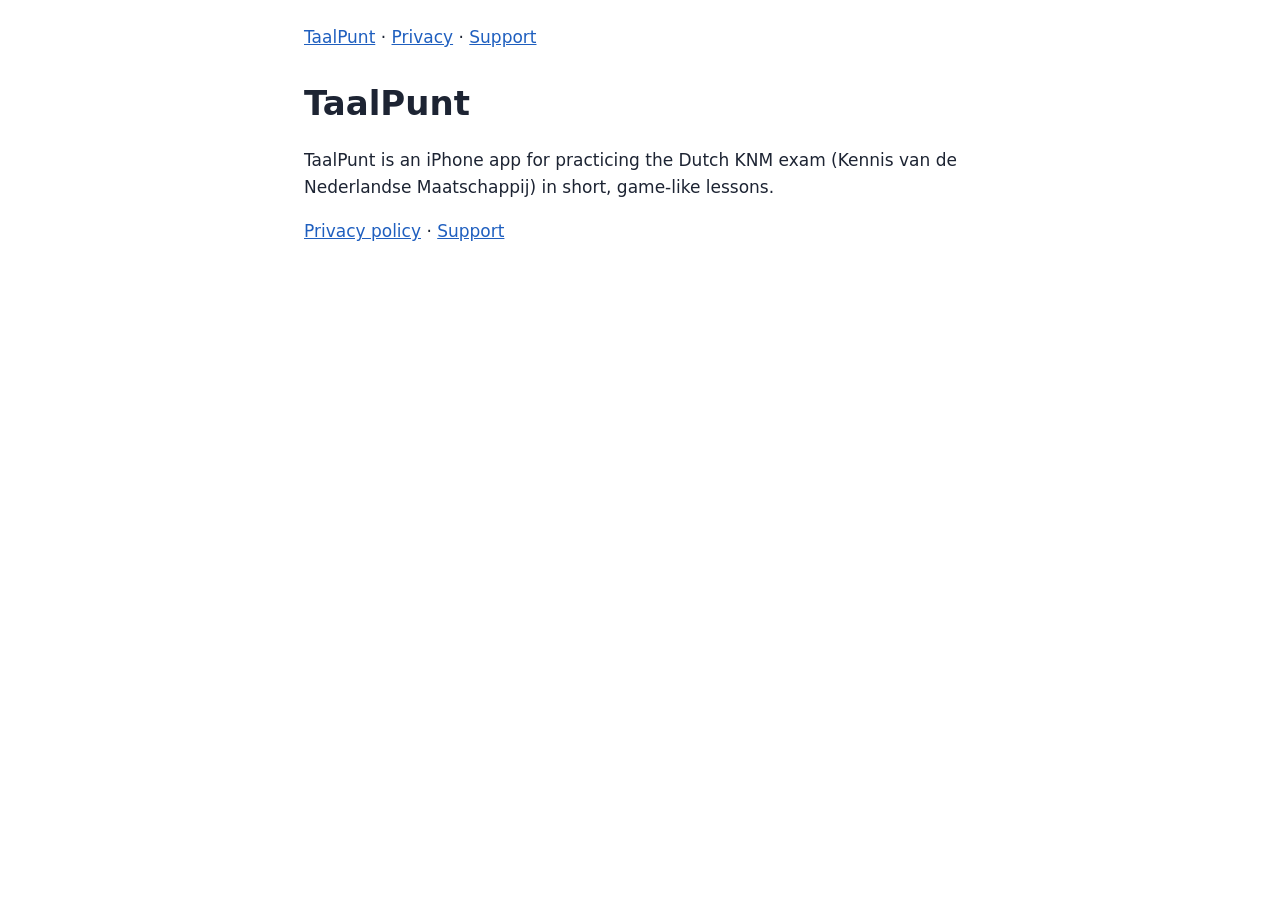
<file: site/index.html>
<!doctype html><html lang="en"><head><meta charset="utf-8"><meta name="viewport" content="width=device-width,initial-scale=1"><title>TaalPunt</title><link rel="stylesheet" href="style.css"></head><body><main><nav><a href="./">TaalPunt</a> · <a href="privacy.html">Privacy</a> · <a href="support.html">Support</a></nav>
<h1>TaalPunt</h1>
<p>TaalPunt is an iPhone app for practicing the Dutch KNM exam (Kennis van de Nederlandse Maatschappij) in short, game-like lessons.</p>
<p><a href="privacy.html">Privacy policy</a> · <a href="support.html">Support</a></p>
</main></body></html>
</file>
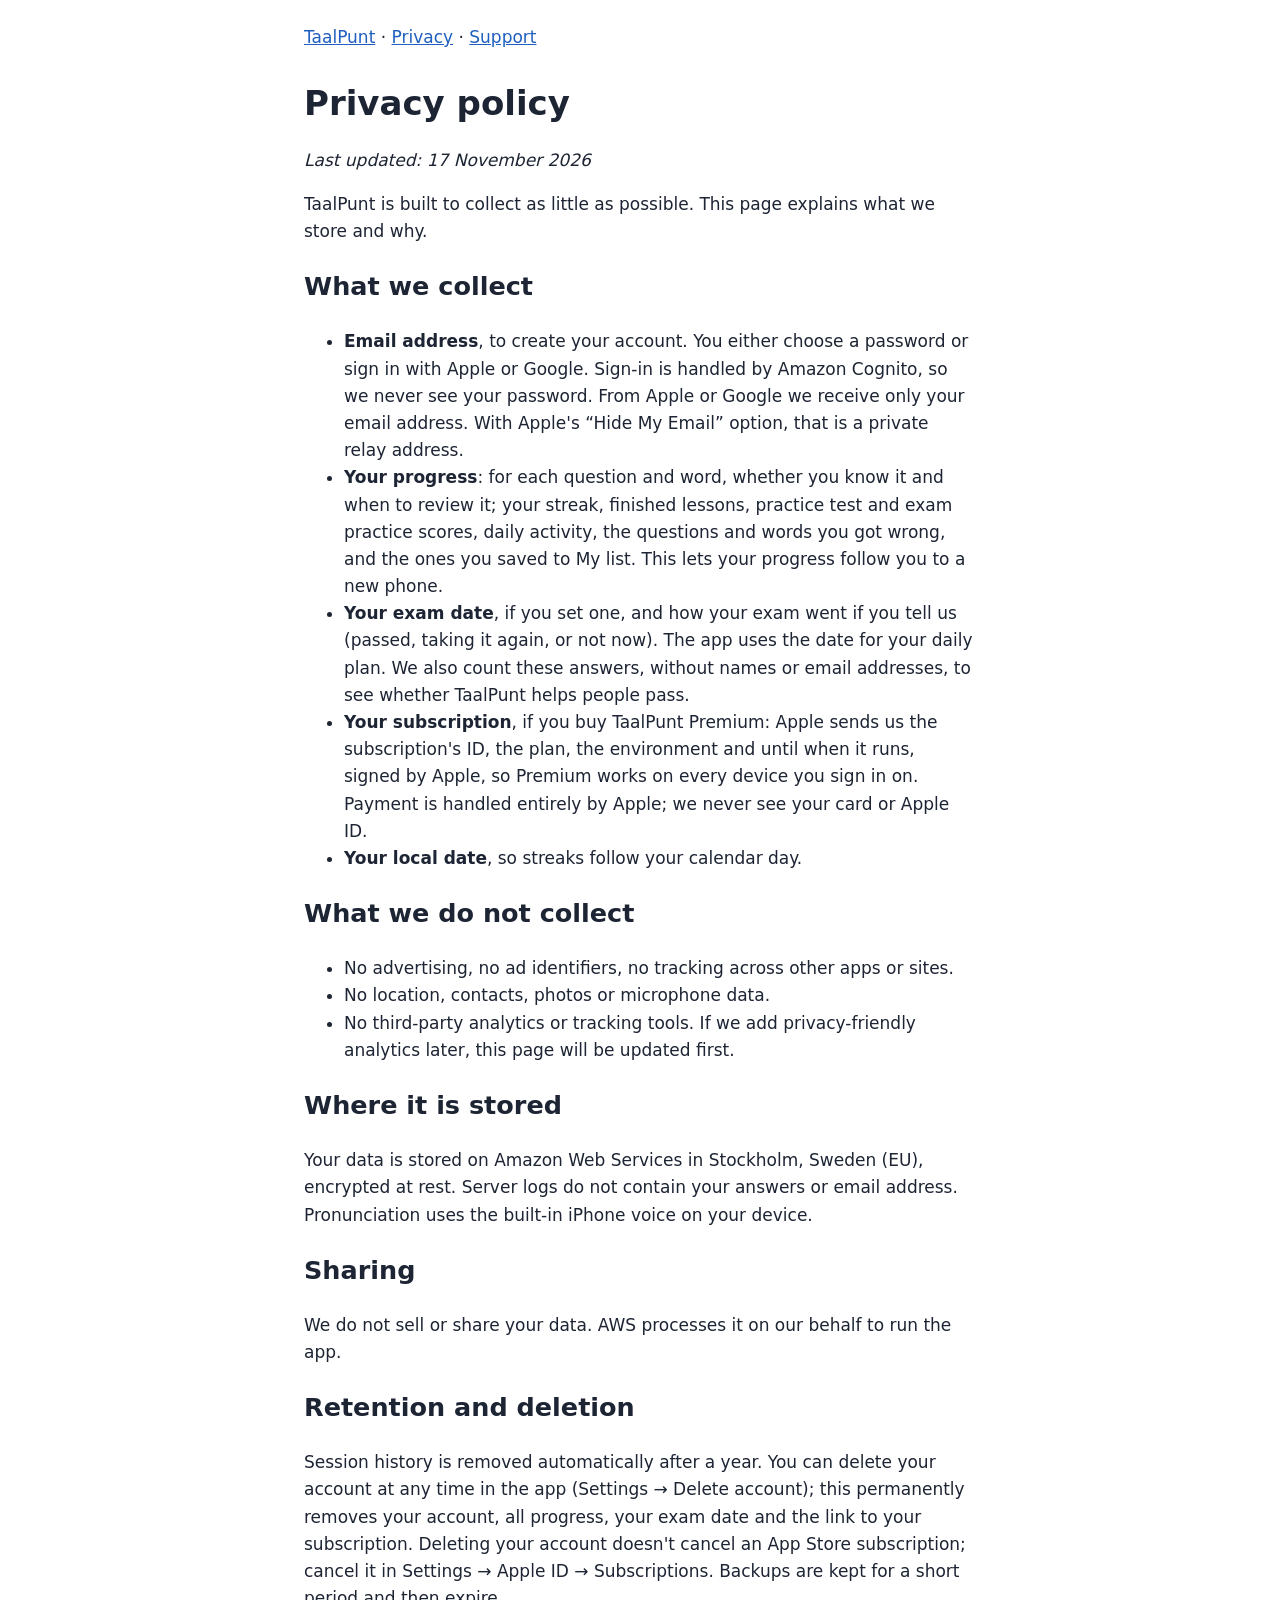
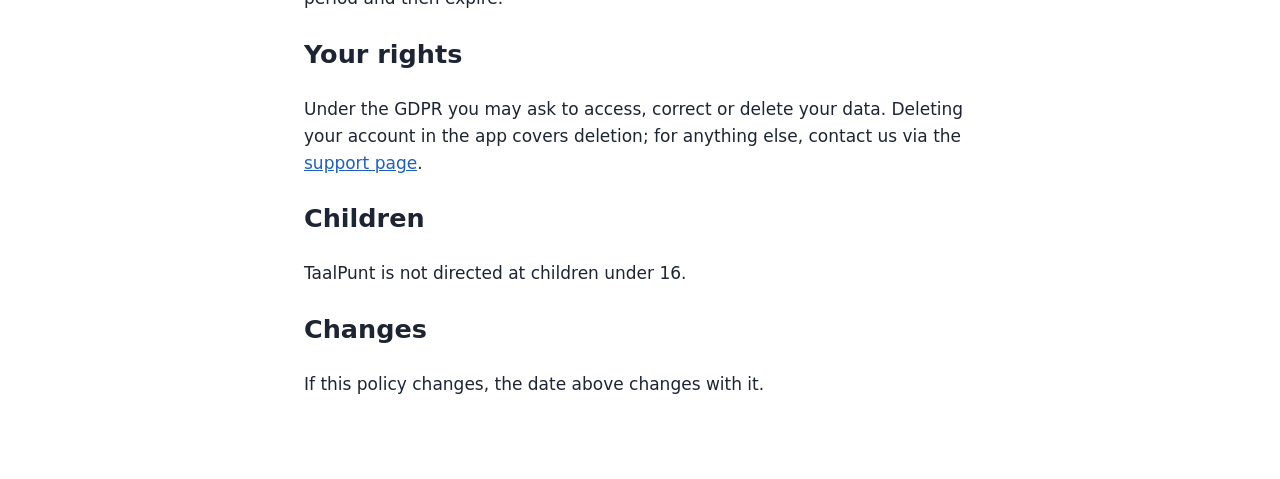
<file: site/privacy.html>
<!doctype html><html lang="en"><head><meta charset="utf-8"><meta name="viewport" content="width=device-width,initial-scale=1"><title>TaalPunt privacy policy</title><link rel="stylesheet" href="style.css"></head><body><main><nav><a href="./">TaalPunt</a> · <a href="privacy.html">Privacy</a> · <a href="support.html">Support</a></nav>
<h1>Privacy policy</h1>
<p><em>Last updated: 17 November 2026</em></p>
<p>TaalPunt is built to collect as little as possible. This page explains what we store and why.</p>
<h2>What we collect</h2>
<ul>
<li><strong>Email address</strong>, to create your account. You either choose a password or sign in with Apple or Google. Sign-in is handled by Amazon Cognito, so we never see your password. From Apple or Google we receive only your email address. With Apple's “Hide My Email” option, that is a private relay address.</li>
<li><strong>Your progress</strong>: for each question and word, whether you know it and when to review it; your streak, finished lessons, practice test and exam practice scores, daily activity, the questions and words you got wrong, and the ones you saved to My list. This lets your progress follow you to a new phone.</li>
<li><strong>Your exam date</strong>, if you set one, and how your exam went if you tell us (passed, taking it again, or not now). The app uses the date for your daily plan. We also count these answers, without names or email addresses, to see whether TaalPunt helps people pass.</li>
<li><strong>Your subscription</strong>, if you buy TaalPunt Premium: Apple sends us the subscription's ID, the plan, the environment and until when it runs, signed by Apple, so Premium works on every device you sign in on. Payment is handled entirely by Apple; we never see your card or Apple ID.</li>
<li><strong>Your local date</strong>, so streaks follow your calendar day.</li>
</ul>
<h2>What we do not collect</h2>
<ul>
<li>No advertising, no ad identifiers, no tracking across other apps or sites.</li>
<li>No location, contacts, photos or microphone data.</li>
<li>No third-party analytics or tracking tools. If we add privacy-friendly analytics later, this page will be updated first.</li>
</ul>
<h2>Where it is stored</h2>
<p>Your data is stored on Amazon Web Services in Stockholm, Sweden (EU), encrypted at rest. Server logs do not contain your answers or email address. Pronunciation uses the built-in iPhone voice on your device.</p>
<h2>Sharing</h2>
<p>We do not sell or share your data. AWS processes it on our behalf to run the app.</p>
<h2>Retention and deletion</h2>
<p>Session history is removed automatically after a year. You can delete your account at any time in the app (Settings → Delete account); this permanently removes your account, all progress, your exam date and the link to your subscription. Deleting your account doesn't cancel an App Store subscription; cancel it in Settings → Apple ID → Subscriptions. Backups are kept for a short period and then expire.</p>
<h2>Your rights</h2>
<p>Under the GDPR you may ask to access, correct or delete your data. Deleting your account in the app covers deletion; for anything else, contact us via the <a href="support.html">support page</a>.</p>
<h2>Children</h2>
<p>TaalPunt is not directed at children under 16.</p>
<h2>Changes</h2>
<p>If this policy changes, the date above changes with it.</p>
</main></body></html>
</file>
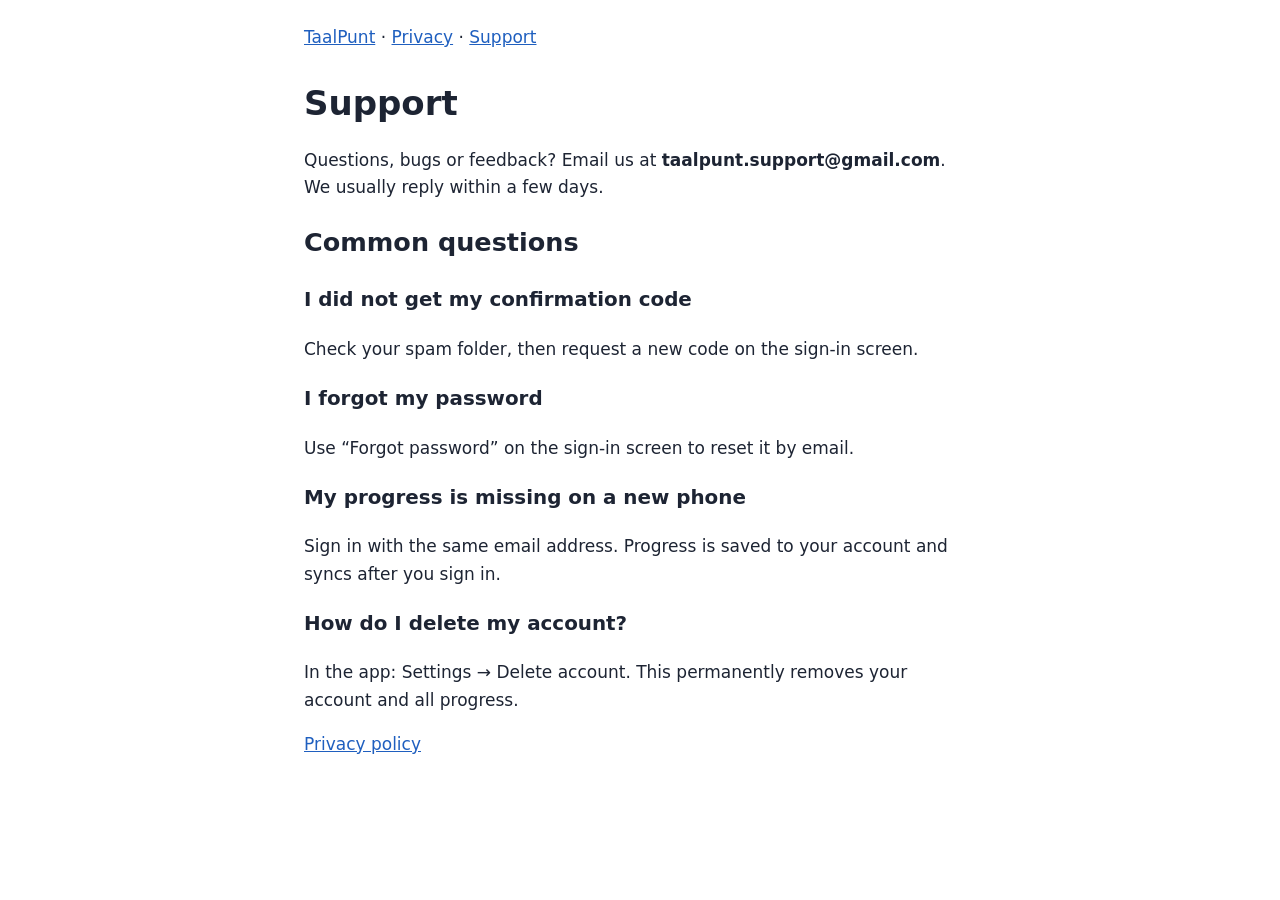
<file: site/support.html>
<!doctype html><html lang="en"><head><meta charset="utf-8"><meta name="viewport" content="width=device-width,initial-scale=1"><title>TaalPunt support</title><link rel="stylesheet" href="style.css"></head><body><main><nav><a href="./">TaalPunt</a> · <a href="privacy.html">Privacy</a> · <a href="support.html">Support</a></nav>
<h1>Support</h1>
<p>Questions, bugs or feedback? Email us at <strong>taalpunt.support@gmail.com</strong>. We usually reply within a few days.</p>
<h2>Common questions</h2>
<h3>I did not get my confirmation code</h3>
<p>Check your spam folder, then request a new code on the sign-in screen.</p>
<h3>I forgot my password</h3>
<p>Use “Forgot password” on the sign-in screen to reset it by email.</p>
<h3>My progress is missing on a new phone</h3>
<p>Sign in with the same email address. Progress is saved to your account and syncs after you sign in.</p>
<h3>How do I delete my account?</h3>
<p>In the app: Settings → Delete account. This permanently removes your account and all progress.</p>
<p><a href="privacy.html">Privacy policy</a></p>
</main></body></html>
</file>
<file: site/style.css>
:root{color-scheme:light dark;--bg:#fff;--fg:#1d2433;--accent:#1f5fbf}
@media (prefers-color-scheme:dark){:root{--bg:#141922;--fg:#e8ebf2;--accent:#7fb0ff}}
body{margin:0;background:var(--bg);color:var(--fg);font:17px/1.6 -apple-system,system-ui,sans-serif}
main{max-width:42rem;margin:0 auto;padding:1.5rem 1rem 4rem}
nav{margin-bottom:2rem}a{color:var(--accent)}h1{line-height:1.2}
</file>
